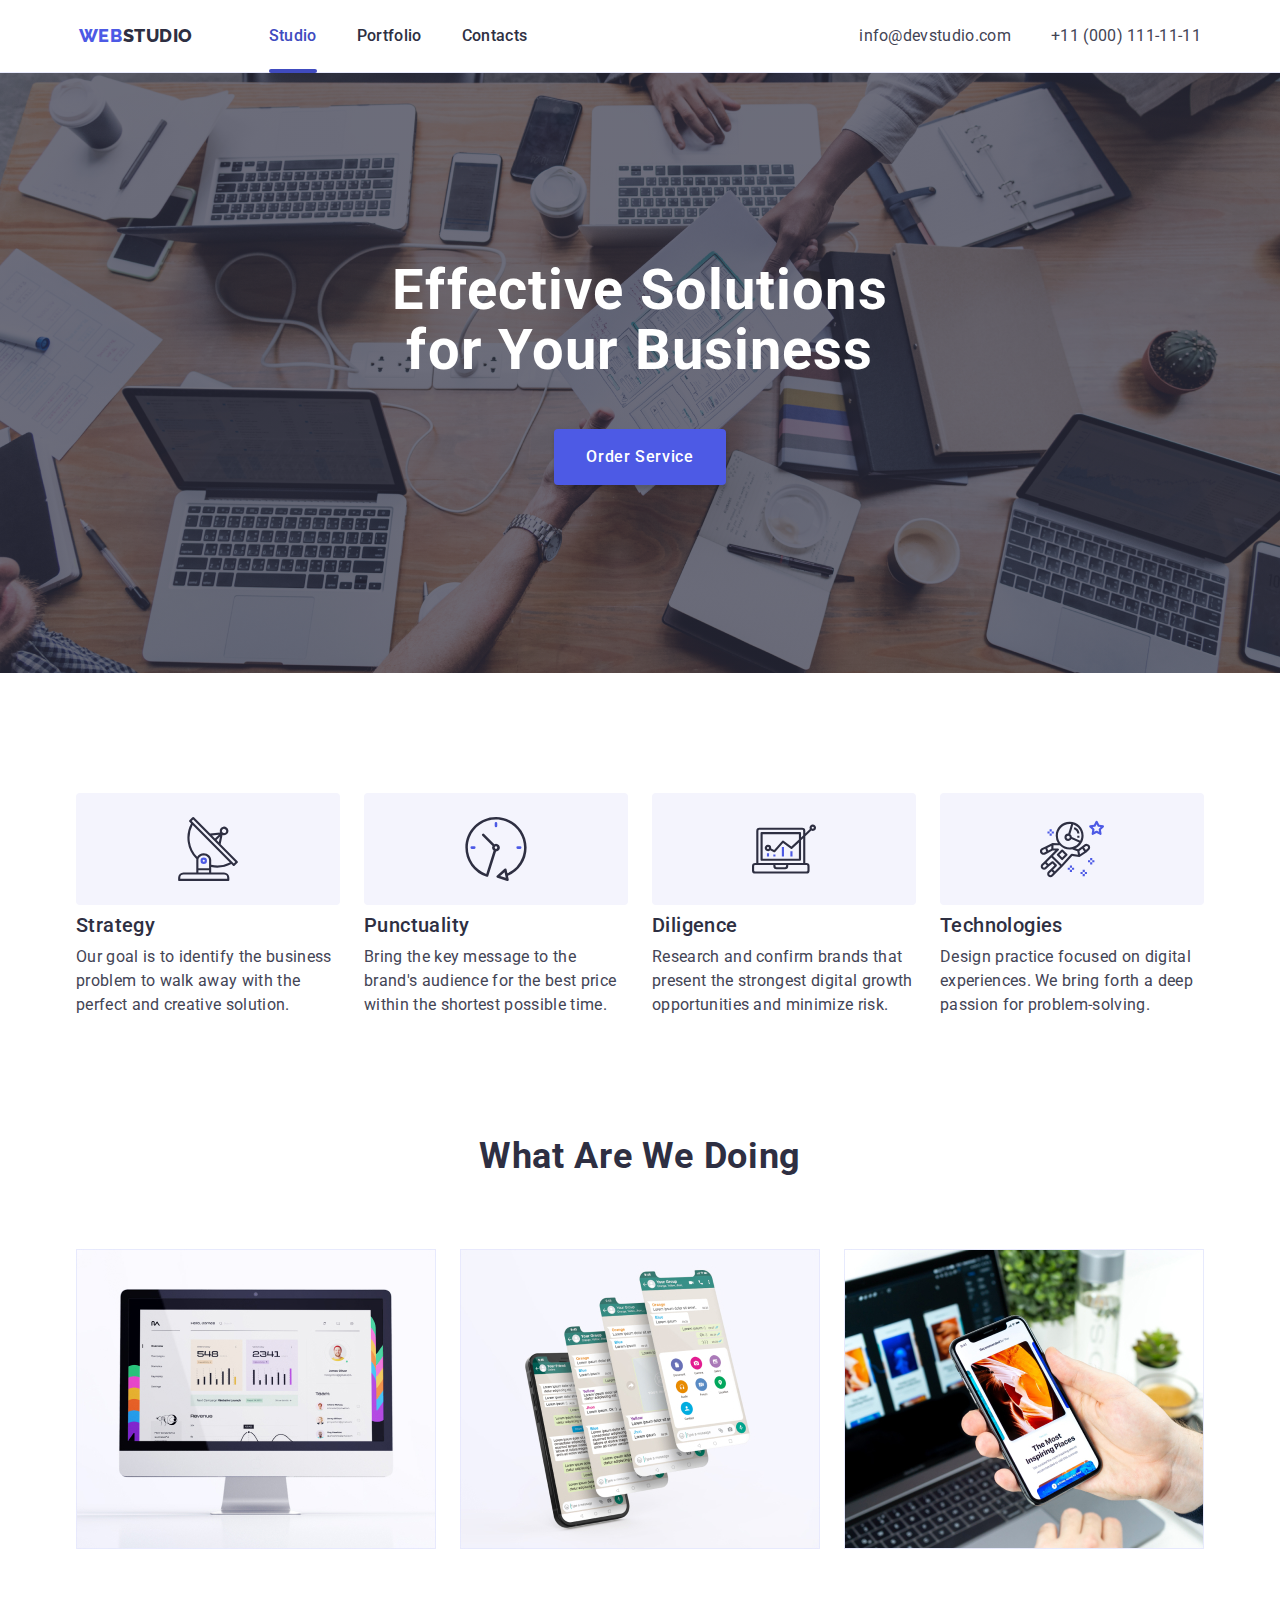
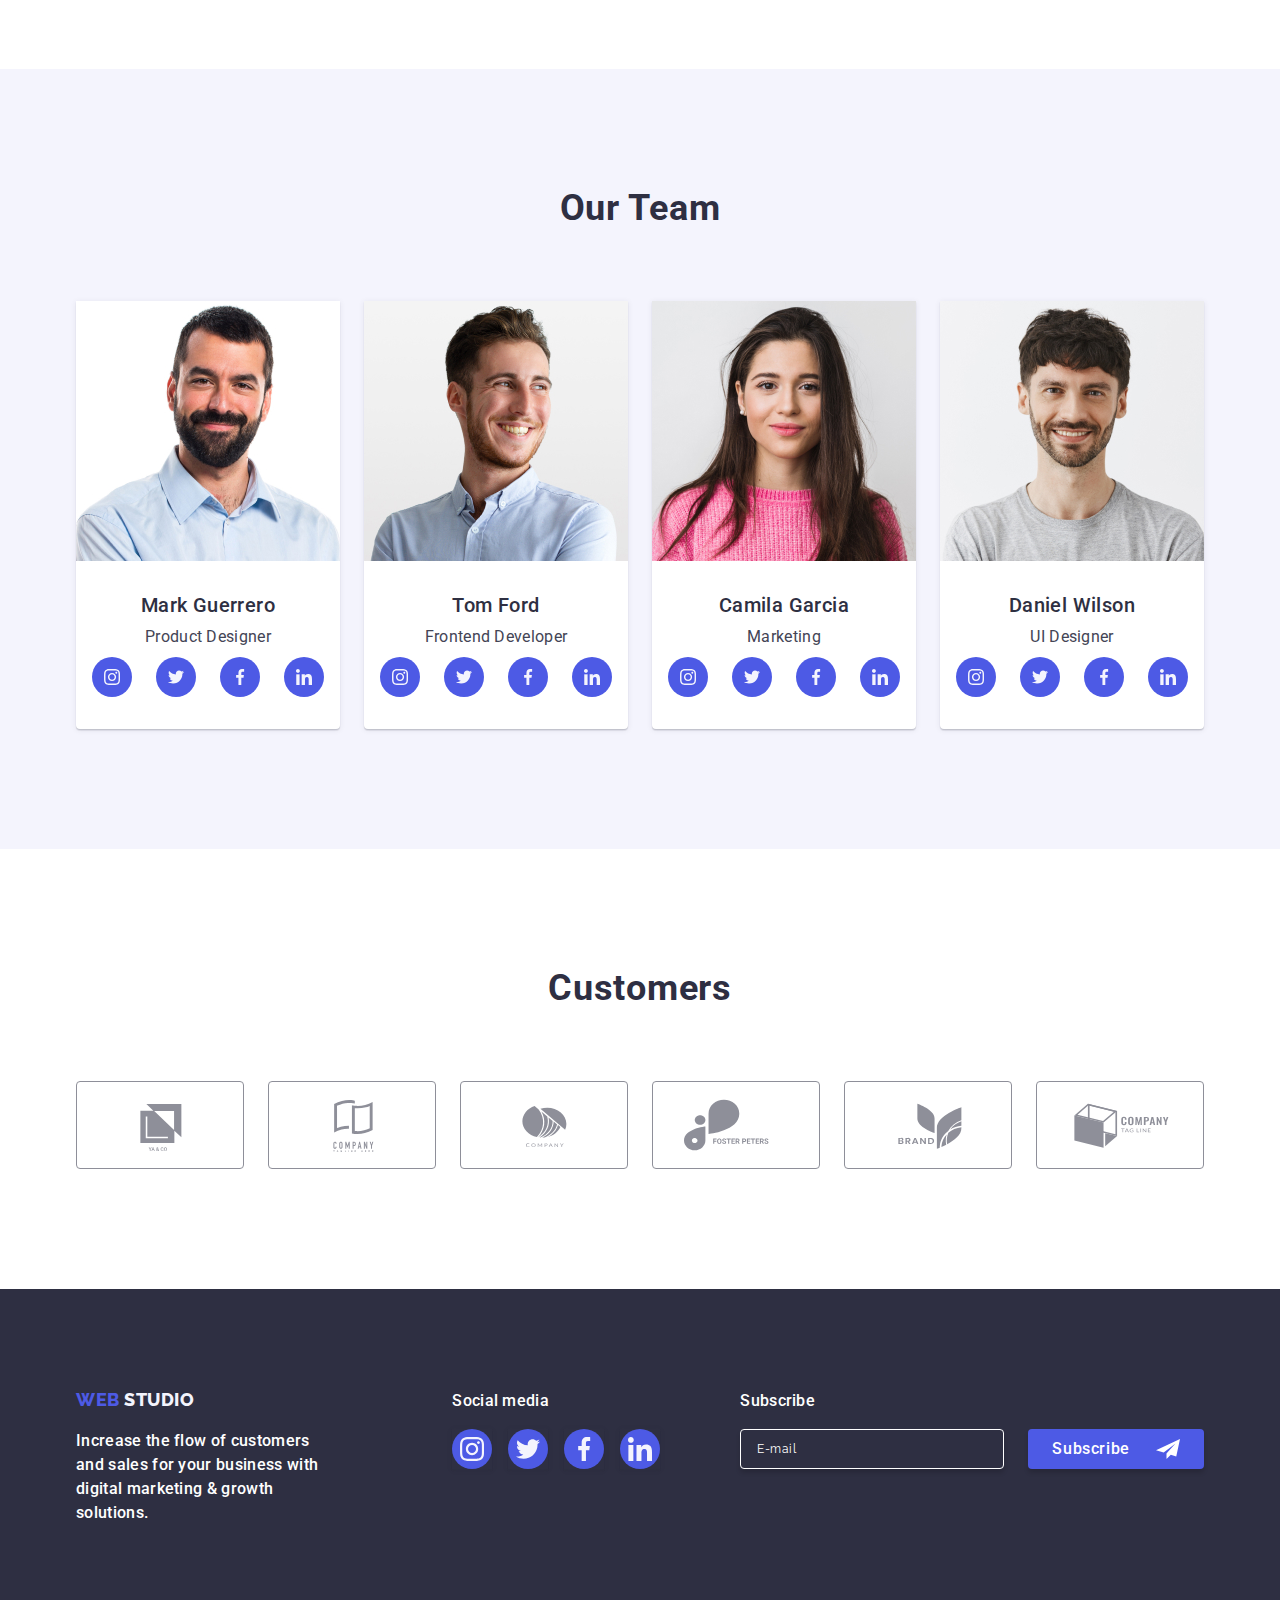
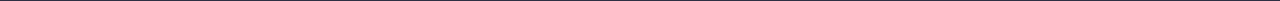
<file: index.html>
<!DOCTYPE html>
<html lang="en">
<head>
    <meta charset="UTF-8">
    <meta name="viewport" content="width=, initial-scale=1.0">
    <title>Document</title>
    <link rel="preconnect" href="https://fonts.googleapis.com">
    <link rel="preconnect" href="https://fonts.gstatic.com" crossorigin>
    <link href="https://fonts.googleapis.com/css2?family=Roboto:wght@400;500;700;800&display=swap" rel="stylesheet">
    <link href="https://fonts.googleapis.com/css2?family=Raleway:wght@400;500;700;800&display=swap" rel="stylesheet">
    <link rel="stylesheet" href="https://cdn.jsdelivr.net/npm/modern-normalize@2.0.0/modern-normalize.min.css">
    <link rel="stylesheet" href="./css/styles.css">
</head>
<body id="Studio">
    <header class="header">
        <div class="header-content container">
            <nav class="navigation">
                <a class="logo link" href="./index.html">Web <span class="header-span">Studio</span></a>
                <ul class="list">
                    <li><a class="nav-link current" href="./index.html">Studio</a></li>
                    <li><a class="nav-link link" href="./portfolio.html">Portfolio</a></li>
                    <li><a class="nav-link link" href="">Contacts</a></li>
                </ul>
            </nav>

            <address class="address">
                <ul class="list">
                    <li><a class="address-item link" href="mailto:info@devstudio.com">info@devstudio.com</a></li>
                    <li><a class="address-item link" href="tel:+110001111111">+11 (000) 111-11-11</a></li>
                </ul>
            </address>
        </div>
    </header>

    <main>

      <!-- Hero section -->

      <section class="hero">
          <div class="container">
              <h1 class="hero-title">Effective Solutions for Your Business</h1>
              <button type="button" class="button" data-modal-open>Order Service</button>
          </div>
      </section>

      <!-- Feuture section -->

      <section class="feutures">
        <div class="container">
          <h2 class="visually-hidden">Feutures</h2>
          <ul class="list">
            <li class="feutures-title-item">
              <div class="feutures-icons-box">
                <svg width="64" height="64">
                  <use href="./images/icons.svg#icon-antenna-1"></use>
                </svg>
              </div>
              <h3 class="feutures-item">Strategy</h3>
              <p class="feutures-text">Our goal is to identify the business problem to walk away with the perfect and creative solution.</p>
            </li>

            <li class="feutures-title-item">
              <div class="feutures-icons-box">
                <svg class="icons-feutures" width="64" height="64">
                  <use href="./images/icons.svg#icon-clock-1"></use>
                </svg>
              </div>
              <h3 class="feutures-item">Punctuality</h3>
              <p class="feutures-text">Bring the key message to the brand's audience for the best price within the shortest possible time.</p>
            </li>

            <li class="feutures-title-item">
              <div class="feutures-icons-box">
                <svg class="icons-feutures" width="64" height="64">
                  <use href="./images/icons.svg#icon-diagram-1"></use>
                </svg>
              </div>
              <h3 class="feutures-item">Diligence</h3>
              <p class="feutures-text">Research and confirm brands that present the strongest digital growth opportunities and minimize risk.</p>
            </li>

            <li class="feutures-title-item">
              <div class="feutures-icons-box">
                <svg class="icons-feutures" width="64" height="64">
                  <use href="./images/icons.svg#icon-astronaut-1"></use>
                </svg>
              </div>
              <h3 class="feutures-item">Technologies</h3>
              <p class="feutures-text">Design practice focused on digital experiences. We bring forth a deep passion for problem-solving.</p>
            </li>
          </ul>
        </div>
      </section>

      <!-- What are we doing section -->

      <section class="portfolio-section">
        <div class="container">
          <h2 class="portfolio-title">What are we doing</h2>
              <ul class="list">
                <li class="portfolio-images">
                  <img src="./images/whatarewedoing/img-1.jpg" alt="Computer" width="360" />
                </li>
                <li class="portfolio-images">
                  <img src="./images/whatarewedoing/img-2.jpg" alt="Phone" width="360" />
                </li>
                <li class="portfolio-images">
                  <img src="./images/whatarewedoing/img-3.jpg" alt="Computer and Phone" width="360" />
                </li>
              </ul>
          </div>
      </section>


      <!-- Team section -->

      <section class="team-section">
        <div class="container">
          <h2 id="team" class="team-title">Our Team</h2>
            <ul class="list">
              <li class="team-list">
                <img src="./images/team/img-1.jpg" alt="Mark Guerrero" width="264" />
                  <div class="cards-content">
                    <h3 class="team-name">Mark Guerrero</h3>
                    <p class="position">Product Designer</p>
                    <ul class="social-links-container">
                      <li class="team-icons-container">
                        <a class="social-links-team-card" href="">
                          <svg class="social-links-icons" width="16" height="16">
                            <use href="./images/icons.svg#icon-instagram-1"></use>
                          </svg>
                        </a>
                      </li>
                      <li class="team-icons-container">
                        <a class="social-links-team-card" href="">
                          <svg class="social-links-icons" width="16" height="16">
                            <use href="./images/icons.svg#icon-twitter-1"></use>
                          </svg>
                        </a>
                      </li>
                      <li class="team-icons-container">
                        <a class="social-links-team-card" href="">
                          <svg class="social-links-icons"  width="16" height="16">
                            <use href="./images/icons.svg#icon-facebook-1"></use>
                          </svg>
                        </a>
                      </li>
                      <li class="team-icons-container">
                        <a class="social-links-team-card" href="">
                          <svg class="social-links-icons" width="16" height="16">
                            <use href="./images/icons.svg#icon-linkedin-1"></use>
                          </svg>
                        </a>
                      </li>
                    </ul>
                  </div>
              </li>
              <li class="team-list">
                <img src="./images/team/img-2.jpg" alt="Tom Ford" width="264" />
                  <div class="cards-content">
                    <h3 class="team-name">Tom Ford</h3>
                    <p class="position">Frontend Developer</p>
                    <ul class="social-links-container">
                      <li class="team-icons-container">
                        <a class="social-links-team-card" href="">
                          <svg class="social-links-icons" width="16" height="16">
                            <use href="./images/icons.svg#icon-instagram-1"></use>
                          </svg>
                        </a>
                      </li>
                      <li class="team-icons-container">
                        <a class="social-links-team-card" href="">
                          <svg class="social-links-icons" width="16" height="16">
                            <use href="./images/icons.svg#icon-twitter-1"></use>
                          </svg>
                        </a>
                      </li>
                      <li class="team-icons-container">
                        <a class="social-links-team-card" href="">
                          <svg class="social-links-icons"  width="16" height="16">
                            <use href="./images/icons.svg#icon-facebook-1"></use>
                          </svg>
                        </a>
                      </li>
                      <li class="team-icons-container">
                        <a class="social-links-team-card" href="">
                          <svg class="social-links-icons" width="16" height="16">
                            <use href="./images/icons.svg#icon-linkedin-1"></use>
                          </svg>
                        </a>
                      </li>
                    </ul>
                  </div>
              </li>
              <li class="team-list">
                <img src="./images/team/img-3.jpg" alt="Camila Garcia" width="264" />
                  <div class="cards-content">
                    <h3 class="team-name">Camila Garcia</h3>
                    <p class="position">Marketing</p>
                    <ul class="social-links-container">
                      <li class="team-icons-container">
                        <a class="social-links-team-card" href="">
                          <svg class="social-links-icons" width="16" height="16">
                            <use href="./images/icons.svg#icon-instagram-1"></use>
                          </svg>
                        </a>
                      </li>
                      <li class="team-icons-container">
                        <a class="social-links-team-card" href="">
                          <svg class="social-links-icons" width="16" height="16">
                            <use href="./images/icons.svg#icon-twitter-1"></use>
                          </svg>
                        </a>
                      </li>
                      <li class="team-icons-container">
                        <a class="social-links-team-card" href="">
                          <svg class="social-links-icons"  width="16" height="16">
                            <use href="./images/icons.svg#icon-facebook-1"></use>
                          </svg>
                        </a>
                      </li>
                      <li class="team-icons-container">
                        <a class="social-links-team-card" href="">
                          <svg class="social-links-icons" width="16" height="16">
                            <use href="./images/icons.svg#icon-linkedin-1"></use>
                          </svg>
                        </a>
                      </li>
                    </ul>
                  </div>
              </li>
              <li class="team-list">
                <img src="./images/team/img-4.jpg" alt="Daniel Wilson" width="264" />
                  <div class="cards-content">
                    <h3 class="team-name">Daniel Wilson</h3>
                    <p class="position">UI Designer</p>
                    <ul class="social-links-container">
                      <li class="team-icons-container">
                        <a class="social-links-team-card" href="">
                          <svg class="social-links-icons" width="16" height="16">
                            <use href="./images/icons.svg#icon-instagram-1"></use>
                          </svg>
                        </a>
                      </li>
                      <li class="team-icons-container">
                        <a class="social-links-team-card" href="">
                          <svg class="social-links-icons" width="16" height="16">
                            <use href="./images/icons.svg#icon-twitter-1"></use>
                          </svg>
                        </a>
                      </li>
                      <li class="team-icons-container">
                        <a class="social-links-team-card" href="">
                          <svg class="social-links-icons"  width="16" height="16">
                            <use href="./images/icons.svg#icon-facebook-1"></use>
                          </svg>
                        </a>
                      </li>
                      <li class="team-icons-container">
                        <a class="social-links-team-card" href="">
                          <svg class="social-links-icons" width="16" height="16">
                            <use href="./images/icons.svg#icon-linkedin-1"></use>
                          </svg>
                        </a>
                      </li>
                    </ul>
                  </div>
              </li>
            </ul>
          </div>
      </section>

      <!-- Customers section -->

      <section class="customer">
        <div class="container">
          <h2 class="customer-title">Customers</h2>
          <ul class="customers-list">
            <li class="customers-icons-container">
              <a class="customers-links link" href="">
                <svg class="customers-icons" width="104" height="56">
                  <use href="./images/icons.svg#icon-client-1"></use>
                </svg>
              </a>
            </li>
            <li class="customers-icons-container">
              <a class="customers-links link" href="">
                <svg class="customers-icons" width="104" height="56">
                  <use href="./images/icons.svg#icon-client-2"></use>
                </svg>
              </a>
            </li>
            <li class="customers-icons-container">
              <a class="customers-links link" href="">
                <svg class="customers-icons" width="104" height="56">
                  <use href="./images/icons.svg#icon-client-3"></use>
                </svg>
              </a>
            </li>
            <li class="customers-icons-container">
              <a class="customers-links link" href="">
                <svg class="customers-icons" width="104" height="56">
                  <use href="./images/icons.svg#icon-client-4"></use>
                </svg>
              </a>
            </li>
            <li class="customers-icons-container">
              <a class="customers-links link" href="">
                <svg class="customers-icons" width="104" height="56">
                  <use href="./images/icons.svg#icon-client-5"></use>
                </svg>
              </a>
            </li>
            <li class="customers-icons-container">
              <a class="customers-links link" href="">
                <svg class="customers-icons" width="104" height="56">
                  <use href="./images/icons.svg#icon-client-6"></use>
                </svg>
              </a>
            </li>
          </ul>
        </div>
      </section>
    </main>

    <footer class="footer">
      <div class="container">
        <div class="footer-content">
          <a class="logo link" href="./index.html">Web <span class="footer-span">Studio</span></a>
          <p class="text-footer">Increase the flow of customers and sales for your business with digital marketing & growth solutions.</p>
        </div>

        <div class="socail-icons-container">
          <p class="footer-social-title">Social media</p>
          <ul class="footer-icons-list">
            <li class="footer-icons-item">
              <a class="footer-icons-links" href="">
                <svg class="footer-icons" width="24" height="24">
                  <use href="./images/icons.svg#icon-instagram-footer2"></use>
                </svg>
              </a>
            </li>
            <li class="footer-icons-item">
              <a class="footer-icons-links" href="">
                <svg class="footer-icons" width="24" height="24">
                  <use href="./images/icons.svg#icon-twitter-footer2"></use>
                </svg>
              </a>
            </li>
            <li class="footer-icons-item">
              <a class="footer-icons-links" href="">
                <svg class="footer-icons" width="24" height="24">
                  <use href="./images/icons.svg#icon-facebook-footer2"></use>
                </svg>
              </a>
            </li>
            <li class="footer-icons-item">
              <a class="footer-icons-links" href="">
                <svg class="footer-icons" width="24" height="24">
                  <use href="./images/icons.svg#icon-linkedin-footer2"></use>
                </svg>
              </a>
            </li>
          </ul>
        </div>

        <div class="footer-form">
          <p class="form-title">Subscribe</p>
          <form class="subscribe-form" name="subscribe_form">
            <label class="foter-form-label" for="subscribe-email">
            <input class="footer-form-input" 
              name="subscribe-email" 
              type="email" 
              placeholder="E-mail"
              id="subscribe-email"
            />
          </label>
            <button class="btn-footer button" type="submit">Subscribe
              <svg class="icon-telegram" width="24" height="24">
                <use href="./images/icons.svg#icon-Telegram"></use>
              </svg>
            </button>
          </form>
        </div>
      </div>
    </footer>

      <!-- Modal window -->

      <div class="backdrop is-hidden" data-modal>
        <div class="modal">
          <button class="modal-btn" type="button" data-modal-close>
            <svg class="modal-btn-icon" width="8" height="8">
              <use href="./images/icons.svg#modal-close"></use>
            </svg>
          </button>

            <p class="modal-title">Leave your contacts and we will call you back</p>
            <form class="modal-form" name="modal-form">
              <div class="modal-containers">
                <label class="modal-form-label" for="user-name">
                  Name
                </label>
                <div class="modal-form-field">
                  <input class="modal-form-input" type="text" name="user-name" id="user-name" required/>
                  <svg class="modal-form-icon" width="18" height="24">
                    <use href="./images/icons.svg#icon-input-1"></use>
                  </svg>
              </div>
            </div>

              <div class="modal-containers">
                <label class="modal-form-label" for="user-phone">
                  Phone
                </label>
                <div class="modal-form-field">
                  <input class="modal-form-input" type="text" name="user-phone" id="user-phone" required minlength="12" maxlength="12"/>
                  <svg class="modal-form-icon" width="18" height="24">
                    <use href="./images/icons.svg#icon-input-2"></use>
                  </svg>
                </div>
              </div>

              <div class="modal-containers">
                <label class="modal-form-label" for="user-email">
                  Email
                </label>
                <div class="modal-form-field">
                  <input class="modal-form-input" type="text" name="user-email" id="user-email" required/>
                  <svg class="modal-form-icon" width="18" height="24">
                    <use href="./images/icons.svg#icon-input-3"></use>
                  </svg>
                </div>
              </div>

              <div class="modal-container-comment">
                <label class="modal-form-label" for="user-comment">
                  Comment
                </label>
                <textarea class="modal-form-comment" name="user-comment" rows="10" placeholder="Text input" id="user-comment" required minlength="5"></textarea>
              </div>

              <div class="modal-container-agreement">
                  <input class="visually-hidden checkbox" type="checkbox" value="true" name="user-privacy" id="user-privacy"/>
                  <label class="modal-form-agreement" for="user-privacy">
                    <span class="agreement-checkbox">
                      <svg class="agreement-checkbox-icon" width="10" height="8">
                        <use href="./images/icons.svg#icon-checkbox"></use>
                      </svg>
                    </span>
                    I accept the terms and conditions of the
                    <a class="modal-form-link" href="" target="_blank" rel="noopener noreferrer">Privacy Policy</a>
                </label>
              </div>
              
              <button class="modal-form-btn" type="submit">Send</button>
            </form>
        </div>
      </div>
      

      <script src="./js/modal.js"></script>
  </body>
</html>
</file>
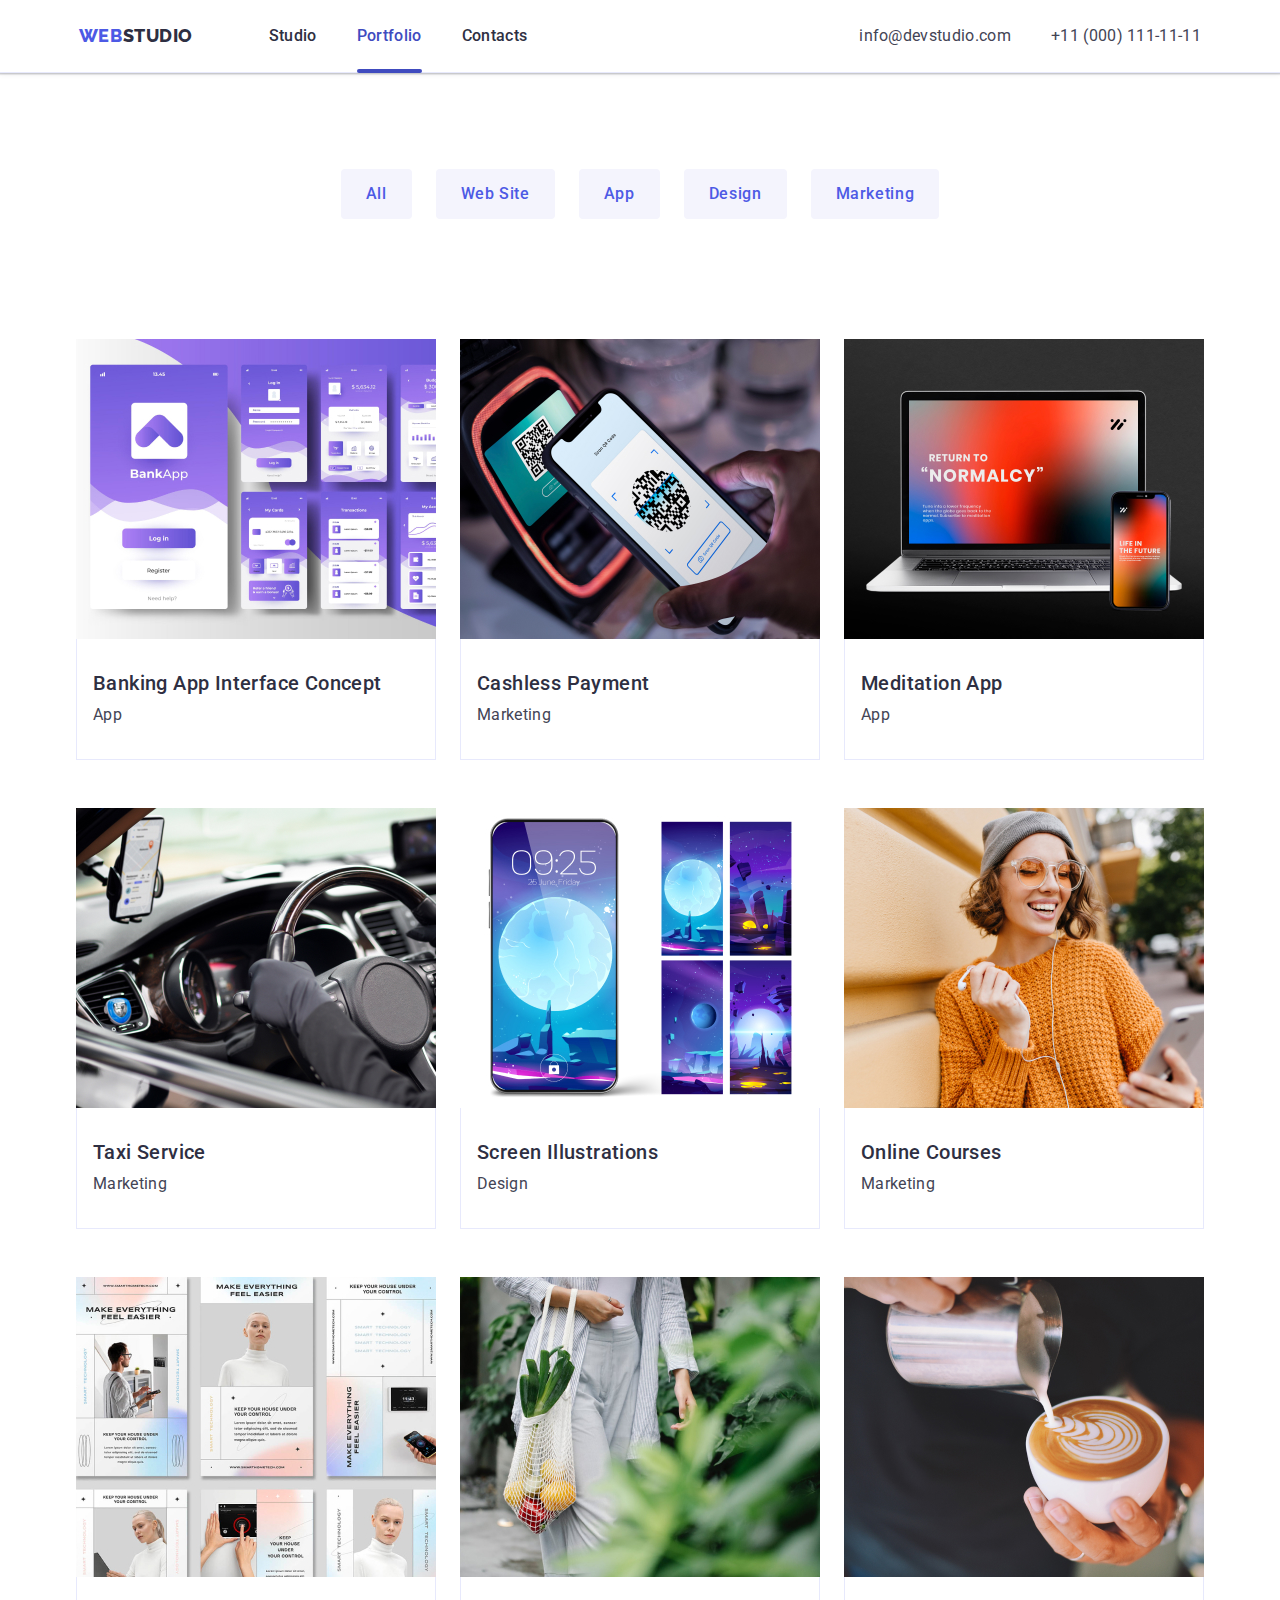
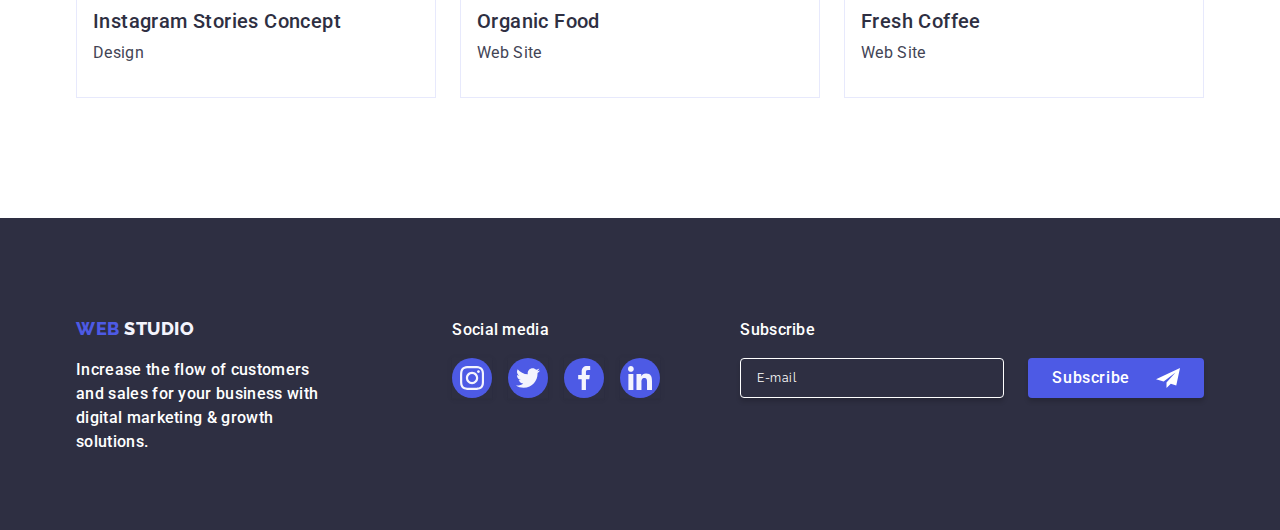
<file: portfolio.html>
<!DOCTYPE html>
<html lang="en">
<head>
    <meta charset="UTF-8">
    <meta name="viewport" content="width=device-width, initial-scale=1.0">
    <title>Document</title>
    <link rel="preconnect" href="https://fonts.googleapis.com">
    <link rel="preconnect" href="https://fonts.gstatic.com" crossorigin>
    <link href="https://fonts.googleapis.com/css2?family=Roboto:wght@400;500;700;800&display=swap" rel="stylesheet">
    <link href="https://fonts.googleapis.com/css2?family=Raleway:wght@400;500;700;800&display=swap" rel="stylesheet">
    <link rel="stylesheet" href="https://cdn.jsdelivr.net/npm/modern-normalize@2.0.0/modern-normalize.min.css">
    <link rel="stylesheet" href="./css/styles.css">
</head>
<body id="Portfolio">
    <header class="header">
        <div class="header-content container">
            <nav class="navigation">
                <a class="logo link" href="./index.html">Web <span class="header-span">Studio</span></a>
                <ul class="list">
                    <li><a class="nav-link" href="./index.html">Studio</a></li>
                    <li><a class="nav-link current" href="./portfolio.html">Portfolio</a></li>
                    <li><a class="nav-link" href="">Contacts</a></li>
                </ul>
            </nav>

            <address class="address">
                <ul class="list">
                    <li><a class="address-item link" href="mailto:info@devstudio.com">info@devstudio.com</a></li>
                    <li><a class="address-item link" href="tel:+110001111111">+11 (000) 111-11-11</a></li>
                </ul>
            </address>
        </div>
    </header>

      <main>
        <section class="portfolio">
            <div class="container">
                <h1 class="visually-hidden">Portfolio</h1>
                <ul class="list">
                    <li> <button type="button" class="buttons-item">All</button></li>
                    <li> <button type="button" class="buttons-item">Web Site</button></li>
                    <li> <button type="button" class="buttons-item">App</button></li>
                    <li> <button type="button" class="buttons-item">Design</button></li>
                    <li> <button type="button" class="buttons-item">Marketing</button></li>
                </ul>

                    <ul class="list">
                        <li class="service">
                            <a class="service-links link" href="">
                                <div class="service-card-image">
                                    <img src="./images/portfolio/img-1.jpg" alt="Banking App Interface Concept" width="360"/>
                                    <p class="overlay">14 Stylish and User-Friendly App Design Concepts · Task Manager App · Calorie Tracker App · Exotic Fruit Ecommerce App · Cloud Storage App</p>
                                </div>  
                                <div class="container-card-content">
                                    <h2 class="row-title">Banking App Interface Concept</h2>
                                    <p class="row-text">App</p>
                                </div>
                            </a>
                        </li>
                        <li class="service">
                            <a class="service-links link" href="">
                                <div class="service-card-image">
                                    <img src="./images/portfolio/img-2.jpg" alt="Cashless Payment" width="360"/>
                                    <p class="overlay">14 Stylish and User-Friendly App Design Concepts · Task Manager App · Calorie Tracker App · Exotic Fruit Ecommerce App · Cloud Storage App</p>
                                </div>  
                                <div class="container-card-content">
                                    <h2 class="row-title">Cashless Payment</h2>
                                    <p class="row-text">Marketing</p>
                                </div>
                            </a>
                        </li>
                        <li class="service">
                            <a class="service-links link" href="">
                                <div class="service-card-image">
                                    <img src="./images/portfolio/img-3.jpg" alt="Computer and Phone" width="360">
                                    <p class="overlay">14 Stylish and User-Friendly App Design Concepts · Task Manager App · Calorie Tracker App · Exotic Fruit Ecommerce App · Cloud Storage App</p>
                                </div>   
                                <div class="container-card-content">
                                    <h2 class="row-title">Meditation App</h2>
                                    <p class="row-text">App</p>
                                </div>
                            </a>
                        </li>
                        <li class="service">
                            <a class="service-links link" href="">
                                <div class="service-card-image">
                                    <img src="./images/portfolio/img-4.jpg" alt="Car and Driver" width="360">
                                    <p class="overlay">14 Stylish and User-Friendly App Design Concepts · Task Manager App · Calorie Tracker App · Exotic Fruit Ecommerce App · Cloud Storage App</p>
                                </div>  
                                <div class="container-card-content">
                                    <h2 class="row-title">Taxi Service</h2>
                                    <p class="row-text">Marketing</p>
                                </div>
                            </a>
                        </li>
                        <li class="service">
                            <a class="service-links link" href="">
                                <div class="service-card-image">
                                    <img src="./images/portfolio/img-5.jpg" alt="Phone" width="360">
                                    <p class="overlay">14 Stylish and User-Friendly App Design Concepts · Task Manager App · Calorie Tracker App · Exotic Fruit Ecommerce App · Cloud Storage App</p>
                                </div>
                                <div class="container-card-content">
                                    <h2 class="row-title">Screen Illustrations</h2>
                                    <p class="row-text">Design</p>
                                </div>
                            </a>
                        </li>
                        <li class="service">
                            <a class="service-links link" href="">
                                <div class="service-card-image">
                                    <img src="./images/portfolio/img-6.jpg" alt="Girl in orange" width="360">
                                    <p class="overlay">14 Stylish and User-Friendly App Design Concepts · Task Manager App · Calorie Tracker App · Exotic Fruit Ecommerce App · Cloud Storage App</p>
                                </div>   
                                <div class="container-card-content">
                                    <h2 class="row-title">Online Courses</h2>
                                    <p class="row-text">Marketing</p>
                                </div>
                            </a>
                        </li>
                        <li class="service">
                            <a class="service-links link" href="">
                                <div class="service-card-image">
                                    <img src="./images/portfolio/img-7.jpg" alt="Instagram Stories Concept" width="360">
                                    <p class="overlay">14 Stylish and User-Friendly App Design Concepts · Task Manager App · Calorie Tracker App · Exotic Fruit Ecommerce App · Cloud Storage App</p>
                                </div>    
                                <div class="container-card-content">
                                    <h2 class="row-title">Instagram Stories Concept</h2>
                                    <p class="row-text">Design</p>
                                </div>
                            </a>
                        </li>
                        <li class="service">
                            <a class="service-links link" href="">
                                <div class="service-card-image">
                                    <img src="./images/portfolio/img-8.jpg" alt="Fruits" width="360">
                                    <p class="overlay">14 Stylish and User-Friendly App Design Concepts · Task Manager App · Calorie Tracker App · Exotic Fruit Ecommerce App · Cloud Storage App</p>
                                </div>      
                                <div class="container-card-content">
                                    <h2 class="row-title">Organic Food</h2>
                                    <p class="row-text">Web Site</p>
                                </div>
                            </a>
                        </li>
                        <li class="service">
                            <a class="service-links link" href="">
                                <div class="service-card-image">
                                    <img src="./images/portfolio/img-9.jpg" alt="Cup of Coffee and Barista" width="360">
                                    <p class="overlay">14 Stylish and User-Friendly App Design Concepts · Task Manager App · Calorie Tracker App · Exotic Fruit Ecommerce App · Cloud Storage App</p>
                                </div>  
                                <div class="container-card-content">
                                    <h2 class="row-title">Fresh Coffee</h2>
                                    <p class="row-text">Web Site</p>
                                </div>
                            </a>
                        </li>
                    </ul>
                </div>
            </section>
        </main>

        <footer class="footer">
            <div class="container">
              <div class="footer-content">
                <a class="logo link" href="./index.html">Web <span class="footer-span">Studio</span></a>
                <p class="text-footer">Increase the flow of customers and sales for your business with digital marketing & growth solutions.</p>
              </div>
              <div class="socail-icons-container">
                <p class="footer-social-title">Social media</p>
                <ul class="footer-icons-list">
                  <li class="footer-icons-item">
                    <a class="footer-icons-links" href="">
                      <svg class="footer-icons" width="24" height="24">
                        <use href="./images/icons.svg#icon-instagram-footer2"></use>
                      </svg>
                    </a>
                  </li>
                  <li class="footer-icons-item">
                    <a class="footer-icons-links" href="">
                      <svg class="footer-icons" width="24" height="24">
                        <use href="./images/icons.svg#icon-twitter-footer2"></use>
                      </svg>
                    </a>
                  </li>
                  <li class="footer-icons-item">
                    <a class="footer-icons-links" href="">
                      <svg class="footer-icons" width="24" height="24">
                        <use href="./images/icons.svg#icon-facebook-footer2"></use>
                      </svg>
                    </a>
                  </li>
                  <li class="footer-icons-item">
                    <a class="footer-icons-links" href="">
                      <svg class="footer-icons" width="24" height="24">
                        <use href="./images/icons.svg#icon-linkedin-footer2"></use>
                      </svg>
                    </a>
                  </li>
                </ul>
              </div>

              <div class="footer-form">
                <p class="form-title">Subscribe</p>
                <form class="subscribe-form" name="subscribe_form">
                    <label class="foter-form-label" for="subscribe-email">
                    <input class="footer-form-input" 
                      name="subscribe-email" 
                      type="email" 
                      placeholder="E-mail"
                      id="subscribe-email"
                    />
                  </label>
                    <button class="btn-footer button" type="submit">Subscribe
                      <svg class="icon-telegram" width="24" height="24">
                        <use href="./images/icons.svg#icon-Telegram"></use>
                      </svg>
                    </button>
                  </form>
              </div>
            </div>
          </footer>
    </body>
</html>
</file>
<file: css/styles.css>
:root {
    --brand-color: #3f51b5;
  }

body {
    background: #ffffff;
    color: #434455;
    font-family: "Roboto", sans-serif;
    font-size: 16px;
    font-style: normal;
    font-weight: 500;
    line-height: 1.5;
}

* {
    margin: 0;
    padding: 0;
}

a {
    text-decoration: none;
}

li {
    list-style-type: none;
}

span {
    color: var(--navyblue, #f4f4fd)
    
}

img {
    display: block
}

/* .container {
    display: flex;
} */



.container {
    width: 1158px;
    padding: 0 15px;
    margin: 0 auto;
}

/* Header section */

.header {
    border-bottom: 1px solid var(--cornflower, #E7E9FC);
    background: var(--white, #FFF);
    box-shadow: 0px 1px 6px 0px rgba(46, 47, 66, 0.08), 0px 1px 1px 0px rgba(46, 47, 66, 0.16), 0px 2px 1px 0px rgba(46, 47, 66, 0.08);
}

.header .container {
    background: var(--white, #FFF);
    display: flex;
    align-items: center;
    text-align: center;
    justify-content: center;
}

.header-content {
    display: flex;
}

.navigation {
    display: flex;
    align-items: center;

}

.link {
    text-decoration: none;
}

.logo {
    font-family: "Raleway", sans-serif;
    font-weight: 800;
    font-size: 18px;
    line-height: 1.17;
    letter-spacing: 0.03em;
    text-transform: uppercase;
    color: var(--navyblue, #4d5ae5);
    margin-right: 76px;
    display: inline-flex;
    height: 24px;
    align-items: center;
    flex-shrink: 0;
}

.header-span {
    color: var(--navyblue, #2e2f42);
}

.navigation .list {
    list-style: none;
    background-color: #FFFFFF;
    display: flex;
    gap: 40px;
}

.nav-link {
    font-size: 16px;
    font-style: normal;
    font-weight: 500;
    line-height: 1.5;
    letter-spacing: 0.02em;
    color: var(--navyblue, #2e2f42);
    display: block;
    align-items: center;
    justify-content: center;
    position: relative;
    padding: 24px 0;
    transition: color 250ms cubic-bezier(0.4, 0, 0.2, 1);
}

.nav-link:hover,
.nav-link:focus,
.nav-link.current {
    color: #404bbf;
    transition: color 250ms cubic-bezier(0.4, 0, 0.2, 1);
}

.nav-link.current::after {
    content: "";
    position: absolute;
    left: 0;
    bottom: -1px;
    border-radius: 2px;
    width: 100%;
    height: 4px;
    background-color: #404BBF;
}

.address .list {
    display: flex;
    gap: 40px;
    margin-left: 332px;
}

.address-item {
    font-size: 16px;
    font-style: normal;
    font-weight: 400;
    line-height: 1.5;
    letter-spacing: 0.02em;
    color: var(--navyblue, #434455);
    transition: color 250ms cubic-bezier(0.4, 0, 0.2, 1);
}

.address-item:hover,
.address-item:focus {
    color: #404bbf;
    display: flex;
    transition: color 250ms cubic-bezier(0.4, 0, 0.2, 1);
}

/* Main section */

/* Hero section */

.hero  {
    max-width: 1440px;
    height: 600px;
    background-image: linear-gradient(rgba(46, 47, 66, 0.7), rgba(46, 47, 66, 0.7)), url(../images/hero-image.jpg);
    background-position: center center;
    background-color: var(--grey, rgba(46, 47, 66, 0.70));
    background-repeat: no-repeat;
    background-size: cover;
    padding: 188px 0;
    margin: 0 auto;
}

.hero .container {
    flex-direction: column;
    display: flex;
    align-items: center;
}

.hero-title {
    color: var(--white, #ffffff);
    text-align: center;
    font-family: "Roboto";
    font-size: 56px;
    font-style: normal;
    font-weight: 700;
    line-height: 1.07;
    letter-spacing: 1.12px;
    max-width: 496px;
}

.button {
    background: var(--iris, #4D5AE5);
    color: var(--white, #FFF);
    font-family: "Roboto", sans-serif;
    font-size: 16px;
    font-style: normal;
    font-weight: 500;
    line-height: 1.5;
    letter-spacing: 0.64px;
    cursor: pointer;
    border-radius: 4px;
    box-shadow: 0px 4px 4px 0px rgba(0, 0, 0, 0.15);
    display: block;
    min-width: 169px;
    height: 56px;
    border: none;
    padding: 16px 32px;
    align-items: flex-start;
    gap: 10px;
    margin: 48px 0 0 0;
    transition: background-color 250ms cubic-bezier(0.4, 0, 0.2, 1);
}

.button:hover,
.button:focus {
    background-color: #404BBF;
    transition: background-color 250ms cubic-bezier(0.4, 0, 0.2, 1);
}

/* Feutures section */

.feutures {
    padding: 120px 0;

}

.feutures .container{
    margin: 0 auto;
}

.feutures .list {
    display: flex;
    gap: 24px;
}

.feutures-title-item {
    width: calc((100% - 72px) / 4);
}

.feutures-icons-box {
    display: flex;
    align-items: center;
    justify-content: center;
    height: 112px;
    background-color: #f4f4fd;
    border-radius: 4px;
    margin-bottom: 8px;
}


.visually-hidden {
    position: absolute;
    width: 1px;
    height: 1px;
    margin: -1px;
    border: 0;
    padding: 0;
    
    white-space: nowrap;
    clip-path: inset(100%);
    clip: rect(0 0 0 0);
    overflow: hidden;
  }

.feutures-item {
    color: var(--navyblue, #2E2F42);
    font-family: "Roboto";
    font-size: 20px;
    font-style: normal;
    font-weight: 500;
    line-height: 1.2; 
    letter-spacing: 0.02em;
    margin-bottom: 8px;
}

.feutures-text {
    color: var(--slate, #434455);
    font-size: 16px;
    font-style: normal;
    font-weight: 400;
    line-height: 1.5; 
    letter-spacing: 0.02em;
    width: 264px;
    display: flex;
}

/* what are we doing */

.portfolio-title {
    color: var(--navyblue, #2E2F42);
    font-size: 36px;
    font-style: normal;
    line-height: 1.11;
    letter-spacing: 0.02em;
    text-transform: capitalize;
    text-align: center;
    margin-bottom: 72px;
}

.portfolio-section .container .list {
    display: flex;
    justify-content: center;
    gap: 24px;
    margin: 72px 0 120px 0;
}

.portfolio-images {
    width: calc((100% - 48px) / 3);
}


/* team section */

.team-section {
    background-color: #F4F4FD;
    padding: 120px 0 120px 0;
}

.team-section .container .list {
    display: flex;
    gap: 24px;
    justify-content: center;
}

.team-title {
    color: var(--navyblue, #2E2F42);
    font-size: 36px;
    font-style: normal;
    font-weight: 700;
    line-height: 1.11;
    letter-spacing: 0.72px;
    text-transform: capitalize;
    text-align: center;
    margin-bottom: 72px;
}

.team-list {
    width: calc((100% - 72px) / 4);
    background-color: #FFFFFF;
    border-radius: 0px 0px 4px 4px;
    box-shadow: 0px 2px 1px 0px rgba(46, 47, 66, 0.08), 0px 1px 1px 0px rgba(46, 47, 66, 0.16), 0px 1px 6px 0px rgba(46, 47, 66, 0.08);
}

.cards-content {
    padding: 32px 0;
}

.team-name {
    color: var(--navyblue, #2E2F42);
    text-align: center;
    font-size: 20px;
    font-style: normal;
    font-weight: 500;
    line-height: 1.2;
    letter-spacing: 0.4px;
    text-align: center;
    margin-bottom: 8px;
    height: 24px;
    display: flex;
    flex-direction: column;
    justify-content: center;
    align-items: center;
}

.position {
    color: var(--slate, #434455);
    font-size: 16px;
    font-style: normal;
    font-weight: 400;
    line-height: 1.5;
    letter-spacing: 0.32px;
    text-align: center;
    height: 24px;
    display: flex;
    flex-direction: column;
    justify-content: center;
    align-items: center;
    margin-bottom: 8px;
}

.social-links-container {
    display: flex;
    justify-content: center;
    gap: 24px;
}

.team-icons-container{
    width: 40px;
    height: 40px;
    transition: background-color 250ms cubic-bezier(0.4, 0, 0.2, 1);
}

.social-links-team-card {
    width: 100%;
    height: 100%;
    background-color: var(--navyblue, #4d5ae5);
    border-radius: 50%;
    display: flex;
    align-items: center;
    justify-content: center;
    transition: background-color 250ms cubic-bezier(0.4, 0, 0.2, 1);
    cursor: pointer;
}

.social-links-team-card:hover,
.social-links-team-card:focus {
    background-color: #404BBF;
    transition: background-color 250ms cubic-bezier(0.4, 0, 0.2, 1);
}

.social-links-icons {
    fill: var(--white, #f4f4fd);
}

/* Customers section */

.customer {
    padding: 120px 0;
}

.customer-title {
    color: var(--navyblue, #2E2F42);
    text-align: center;
    font-family: "Roboto";
    font-size: 36px;
    font-style: normal;
    font-weight: 700;
    line-height: 1.11;
    letter-spacing: 0.72px;
    text-transform: capitalize;
    margin-bottom: 72px;
}

.customers-list {
    display: flex;
    gap: 24px;
}

.customers-icons-container {
    width: calc((100% - 120px) / 6);
    height: 88px;
    transition: border-color 250ms cubic-bezier(0.4, 0, 0.2, 1), color 250ms cubic-bezier(0.4, 0, 0.2, 1);
}
.customers-links {
    width: 100%;
    height: 100%;
    display: flex;
    justify-content: center;
    align-items: center;
    margin: 0;
    border-radius: 4px;
    border: 1px solid #8E8F99;
    color: var(--color1, #8E8F99);
    cursor: pointer;
    transition: border-color 250ms cubic-bezier(0.4, 0, 0.2, 1), color 250ms cubic-bezier(0.4, 0, 0.2, 1);
}

.customers-links:hover,
.customers-links:focus {
    color: #404bbf;
    border-color: #404bbf;
}

.customers-icons {
    fill: currentColor;
}

/* Portfolio Page */

.portfolio {
    padding-top: 96px;
    
}

.portfolio .container .list {
    flex-direction: row;
    margin-bottom: 120px;
    display: flex;
    align-items: center;
    justify-content: center;
    flex-wrap: wrap;
    gap: 24px;
    column-gap: 24px;
    row-gap: 48px;
}

.buttons-item {
    color: var(--iris, #4D5AE5);
    font-family: "Roboto", sans-serif;
    font-size: 16px;
    font-style: normal;
    font-weight: 500;
    line-height: 1.5;
    letter-spacing: 0.04em;
    background-color: var(--cloud, #F4F4FD);
    cursor: pointer;
    padding: 12px 24px;
    border-radius: 4px;
    border: 1px solid transparent;
    transition: color 250ms cubic-bezier(0.4, 0, 0.2, 1), background-color 250ms cubic-bezier(0.4, 0, 0.2, 1), border-color 250ms cubic-bezier(0.4, 0, 0.2, 1), box-shadow 250ms cubic-bezier(0.4, 0, 0.2, 1);
}

.buttons-item:hover,
.buttons-item:focus {
    background-color: var(--ocean, #404BBF);
    color: #ffffff;
    box-shadow: 0px 2px 2px 0px rgba(0, 0, 0, 0.12), 0px 2px 1px 0px rgba(0, 0, 0, 0.08), 0px 3px 1px 0px rgba(0, 0, 0, 0.10);
}

/* Portfolio section */

.service {
    width: calc((100% - 48px) / 3);
}

.service:hover,
.service:focus {
    cursor: pointer;
}

.service-links {
    display: block;
    transition: box-shadow 250ms cubic-bezier(0.4, 0, 0.2, 1);
}

.service-links:hover {
    box-shadow: 0px 1px 6px rgba(46, 47, 66, 0.08), 0px 1px 1px rgba(46, 47, 66, 0.16), 0px 2px 1px rgba(46, 47, 66, 0.08);
}

.service-links:focus {
    box-shadow: 0px 1px 6px rgba(46, 47, 66, 0.08), 0px 1px 1px rgba(46, 47, 66, 0.16), 0px 2px 1px rgba(46, 47, 66, 0.08);
}

.service-card-image {
    position: relative;
    overflow: hidden;
}

.service-links:hover .overlay,
.service-links:focus .overlay {
    transform: translateY(0%);
}

.overlay {
    position: absolute;
    top: 0;
    left: 0;
    width: 100%;
    height: 100%;
    background: var(--iris, #4D5AE5);
    transform: translateY(100%);
    transition: transform 250ms cubic-bezier(0.4, 0, 0.2, 1);
    padding: 40px 32px;

    color: var(--cloud, #F4F4FD);
    font-family: "Roboto";
    font-size: 16px;
    font-style: normal;
    font-weight: 400;
    line-height: 1.5em;
    letter-spacing: 0.32px;
}

.container-card-content {
    padding: 32px 16px;
    border: 1px solid #e7e9fc;
    border-top: none;
    background: var(--white, #FFF);
}

.row-title {
    font-weight: 500;
    font-size: 20px;
    line-height: 1.2;
    letter-spacing: 0.02em;
    color: var(--navyblue, #2e2f42);
    margin-bottom: 8px
}

.row-text {
    color: var(--slate, #434455);
    font-size: 16px;
    font-style: normal;
    font-weight: 400;
    line-height: 1.5; 
    letter-spacing: 0.02em;
}

/* Footer */

.footer {
    background: var(--navyblue, #2E2F42);
    font-family: 'Raleway', sans-serif;
    height: 312px;
    padding: 100px 0;
    display: flex;
}

.footer .container .logo {
    font-family: "Raleway", sans-serif;
    font-weight: 800;
    font-size: 18px;
    line-height: 1.17;
    letter-spacing: 0.03em;
    text-transform: uppercase;
    color: var(--navyblue, #4d5ae5);
    display: inline-block;
    margin-bottom: 16px;
}

.footer .container {
    display: flex;
    align-items: baseline;
    flex-direction: row;
    float: inline-start;
}

.footer-content {
    margin-right: 120px;
    width: 264px;
}

.text-footer {
    font-family: "Roboto";
    font-style: normal;
    font-weight: 500;
    font-size: 16px;
    line-height: 1.5;
    letter-spacing: 0.02em;
    color: var(--navyblue, #fff);
    margin-bottom: 16px;
}

.footer-span {
    color: #f4f4fd;
}

.footer-social-title {
    color: var(--white, #FFF);
    font-family: "Roboto";
    font-size: 16px;
    font-style: normal;
    font-weight: 500;
    line-height: 1.5em;
    letter-spacing: 0.32px;
    margin-bottom: 16px;
}

.footer-icons-list {
    display: flex;
    gap: 16px;
}

.footer-icons-item {
    width: 40px;
    height: 40px;
    transition: background-color 250ms cubic-bezier(0.4, 0, 0.2, 1);
    box-shadow: 0px 1px 6px rgba(46, 47, 66, 0.08), 0px 1px 1px rgba(46, 47, 66, 0.16), 0px 2px 1px rgba(46, 47, 66, 0.08);
}

.footer-icons-item:hover,
.footer-icons-item:focus {
    transition: background-color 250ms cubic-bezier(0.4, 0, 0.2, 1);
}

.footer-icons-links {
    width: 100%;
    height: 100%;
    background-color: var(--navyblue, #4d5ae5);
    border-radius: 50%;
    display: flex;
    align-items: center;
    justify-content: center;
    transition: background-color 250ms cubic-bezier(0.4, 0, 0.2, 1);
}

.footer-icons-links:hover,
.footer-icons-links:focus {
    background-color: #31d0aa;
}

.footer-icons {
    fill: var(--color1, #f4f4fd);
}

/* footer-form */

.footer-form {
    margin-left: 80px;
}

.form-title {
    color: var(--WHITE, #FFF);
    font-family: "Roboto";
    font-size: 16px;
    font-style: normal;
    font-weight: 500;
    line-height: 1.5;
    letter-spacing: 0.32px;
    margin-bottom: 16px;
}

.subscribe-form {
    display: flex;
    margin-top: 16px;
    gap: 24px;
}

.footer-form-label {

}

.footer-form-input {
    padding-left: 16px;
    width: 264px;
    height: 40px;

    font-size: 12px;
    line-height: 1.5;
    letter-spacing: 0.04em;
    color: #ffffff;

    flex-shrink: 0;
    border-radius: 4px;
    border: 1px solid var(--WHITE, #FFF);
    box-shadow: 0px 4px 4px 0px rgba(0, 0, 0, 0.15);
    background-color: transparent;
}

.footer-form-input::placeholder {
    color: #FFF;
}

.btn-footer {
    min-width: 165px;
    margin: 0;
    padding: 0;
    display: inline-flex;
    padding: 8px 24px;
    justify-content: center;
    align-items: center;
    height: auto;
}

.icon-telegram {
    margin-left: 16px;
}

/* Modal window */

.backdrop {
    position: fixed;
    top: 0;
    left: 0;

    width: 100%;
    height: 100%;
    background-color: rgba(46, 47, 66, 0.40);
    backdrop-filter: blur(1px);

    transition: opacity 300ms ease-out, visibility 300ms ease-out;
}

.backdrop.is-hidden {
    opacity: 0;
    visibility: hidden;
    pointer-events: none;
    transition: opacity 250ms cubic-bezier(0.4, 0, 0.2, 1), visibility 250ms cubic-bezier(0.4, 0, 0.2, 1);
}

.modal {
    position: absolute;
    top: 50%;
    left: 50%;
    transform: translate(-50%, -50%) scale(1);
    opacity: 1;
    box-shadow: 0px 1px 1px rgba(0, 0, 0, 0.14), 0px 1px 3px rgba(0, 0, 0, 0.12), 0px 2px 1px rgba(0, 0, 0, 0.2);

    width: 408px;
    min-height: 584px;
    border-radius: 4px;
    background-color: var(--dairy, #FCFCFC);
    padding: 72px 24px 24px 24px;

    transition: transform 250ms cubic-bezier(0.4, 0, 0.2, 1);
}

.backdrop.is-hidden .modal {
    transform: translate(-50%, -60%);
    opacity: 0;
}

.modal-btn {
    position: absolute;
    top: 24px;
    right: 24px;
    width: 24px;
    height: 24px;
    display: flex;
    align-items: center;
    justify-content: center;
    background-color: #E7E9FC;
    border-radius: 50%;
    border: 1px solid rgba(0, 0, 0, 0.1);
    padding: 0;
    cursor: pointer;
    transition: background-color 250ms cubic-bezier(0.4, 0, 0.2, 1), border 250ms cubic-bezier(0.4, 0, 0.2, 1);
}

.modal-btn:hover,
.modal-btn:focus {
    background-color: #404bbf;
    border: none;
}

.modal-btn-icon {
    width: 8px;
    height: 8px;
    transition: fill 250ms cubic-bezier(0.4, 0, 0.2, 1);
}

.modal-btn:hover .modal-btn-icon,
.modal-btn:focus .modal-btn-icon {
    fill: #ffffff;
}

.modal-title {
    display: block;
    width: 360px;
    text-align: center;
    color: var(--NAVY-BLUE, #2E2F42);
    font-size: 16px;
    font-weight: 500;
    line-height: 1.5em;
    letter-spacing: 0.32px;
    margin-bottom: 16px;
}

.modal-form {

}

.modal-containers {
    margin-bottom: 8px;
}

.modal-form-label {
    display: block;
    margin-bottom: 4px;
    color: var(--LIGHT-SLATE, #8E8F99);
    font-size: 12px;
    line-height: 1.17em;
    letter-spacing: 0.04em;
}

.modal-form-field {
    position: relative;
    margin-bottom: 8px;
}

.modal-form-input {
    padding: 8px 16px;
    padding-left: 38px;
    width: 100%;
    height: 40px;
    background-color: transparent;
    border-radius: 4px;
    border: 1px solid var(--NAVY-BLUE-modal, rgba(46, 47, 66, 0.40));
    outline: transparent;
    transition: border-color 250ms cubic-bezier(0.4, 0, 0.2, 1);
}

.modal-form-input:focus {
    border-color: var(--IRIS, #4D5AE5);
}

.modal-form-icon {
    position: absolute;
    top: 50%;
    left: 16px;
    transform: translateY(-50%);
    fill: black;

    pointer-events: none;
    transition: fill 250ms cubic-bezier(0.4, 0, 0.2, 1);    ;
}

.modal-form-input:focus + .modal-form-icon {
    fill: var(--IRIS, #4D5AE5);
}

.modal-container-comment {
    margin-bottom: 16px;
}

.modal-form-comment {
    width: 100%;
    height: 120px;
    padding: 8px 16px;
    border-radius: 4px;
    border: 1px solid var(--NAVY-BLUE-modal, rgba(46, 47, 66, 0.40));
    resize: none;

    font-size: 12px;
    font-style: normal;
    font-weight: 400;
    line-height: 1.17em;
    letter-spacing: 0.04em;
    color: rgba(46, 47, 66, 0.4);
    background-color: transparent;

    outline: transparent;
    transition: border-color 250ms cubic-bezier(0.4, 0, 0.2, 1);
}

.modal-form-comment:focus {
    border-color: var(--IRIS, #4D5AE5);
}

.modal-form-comment::placeholder {
    color: var(--NAVY-BLUE-modal, rgba(46, 47, 66, 0.40));
}

.modal-container-agreement {
    margin-bottom: 24px;
}

.checkbox {
    display: block;

}

.modal-form-agreement {
    color: var(--LIGHT-SLATE, #8E8F99);
    display: block;
    height: 24px;
    font-size: 12px;
    font-style: normal;
    font-weight: 400;
    line-height: 1.17em;
    letter-spacing: 0.04em;
}


.agreement-checkbox {
    display: inline-flex;
    align-items: center;
    justify-content: center;

    width: 16px;
    height: 16px;
    flex-shrink: 0;
    fill: transparent;
    margin-right: 8px;

    border: 1px solid var(--NAVY-BLUE-modal, rgba(46, 47, 66, 0.40));
    border-radius: 2px;
    transition: background-color 250ms cubic-bezier(0.4, 0, 0.2, 1), 
    border 250ms cubic-bezier(0.4, 0, 0.2, 1), 
    fill 250ms cubic-bezier(0.4, 0, 0.2, 1);
}

.checkbox:checked + .modal-form-agreement > .agreement-checkbox {
    background-color: #404BBF;
    border: none;
    fill: var(--CLOUD, #F4F4FD);
}

.modal-form-link {
    color: var(--IRIS, #4D5AE5);
    text-decoration: underline;
}

.modal-form-btn {
    display: block;
    min-width: 169px;
    height: 56px;

    font-family: "Roboto", sans-serif;
    font-size: 16px;
    font-weight: 500;
    line-height: 1.5;
    letter-spacing: 0.04em;
    color: #ffffff;
    cursor: pointer;
    background-color: #4D5AE5;
    border: none;
    border-radius: 4px;
    transition: background-color 250ms cubic-bezier(0.4, 0, 0.2, 1);

    margin-right: auto;
    margin-left: auto;
}
</file>
